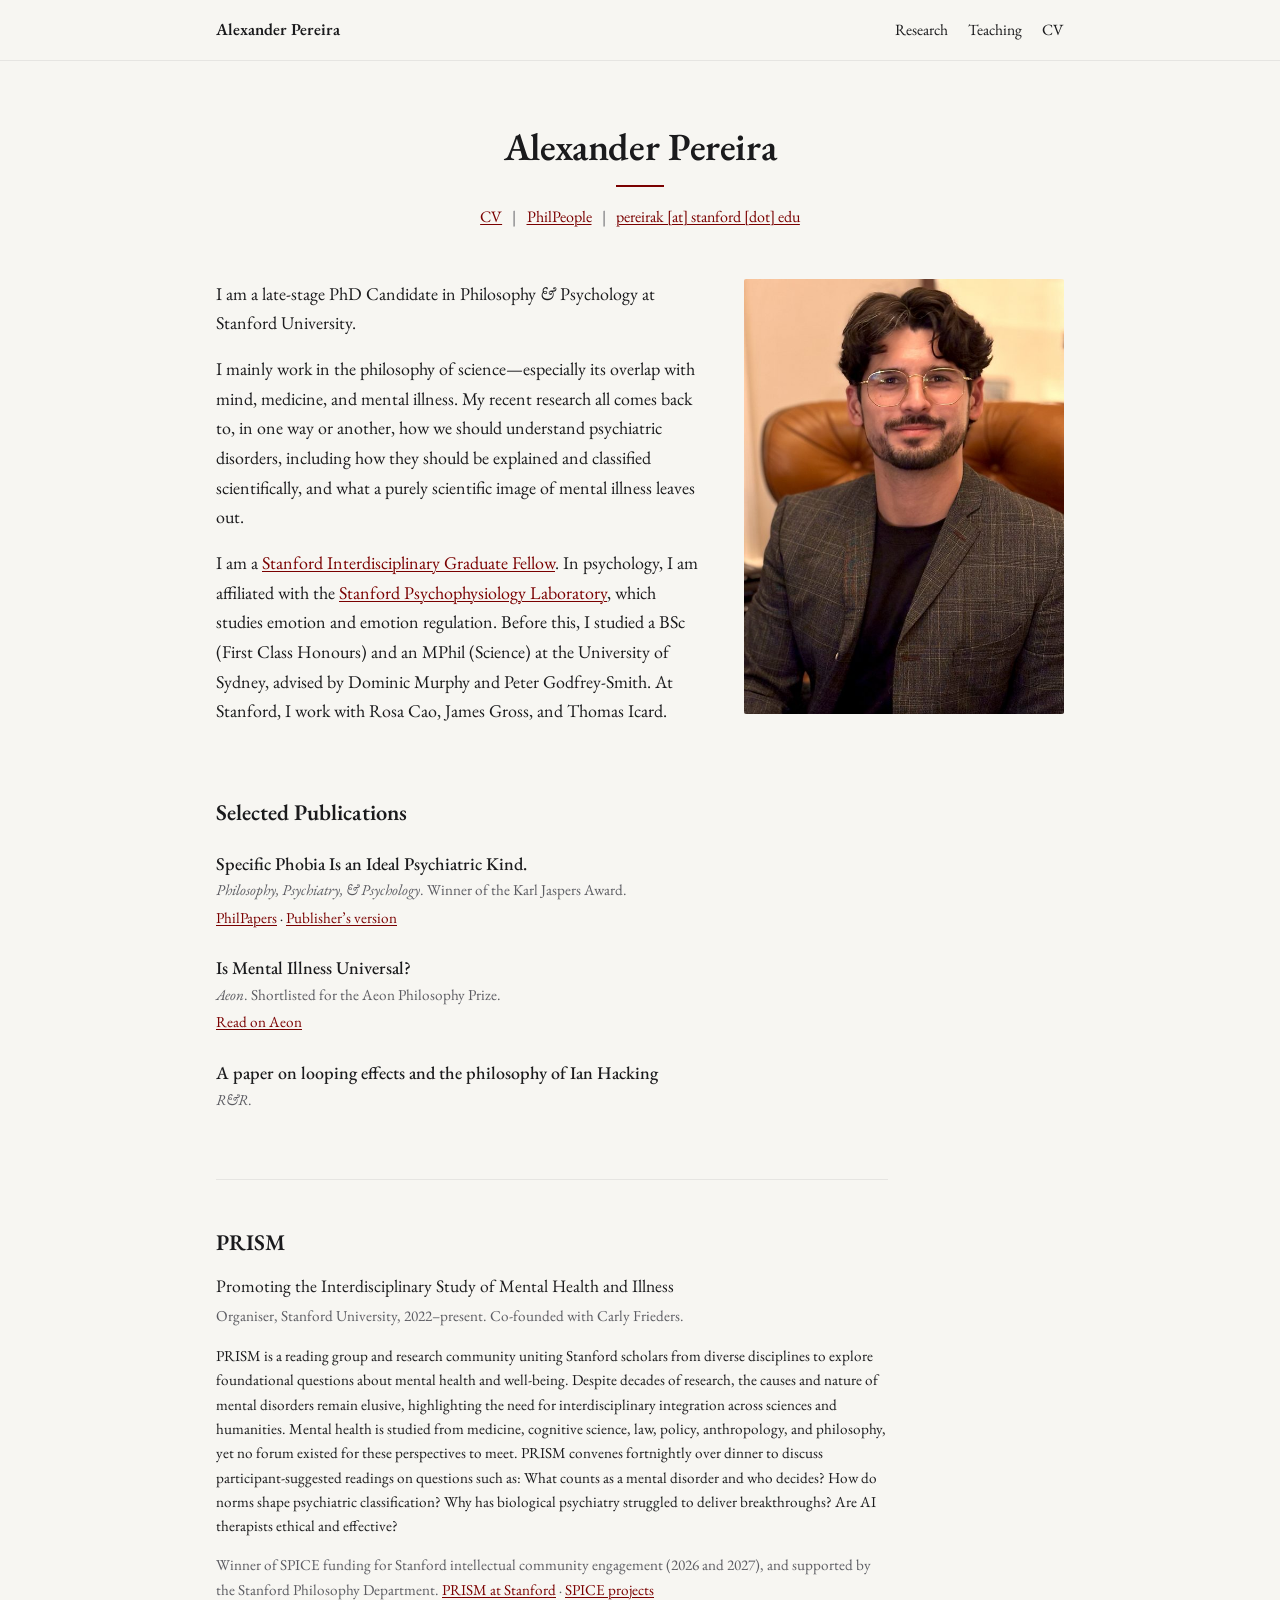
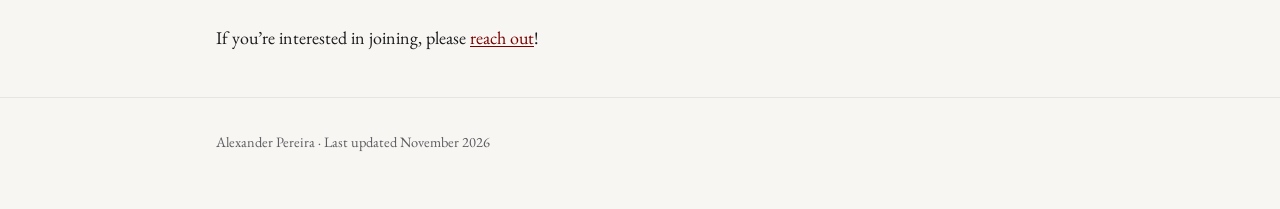
<file: index.html>
<!DOCTYPE html>
<html lang="en">
<head>
  <meta charset="utf-8">
  <meta name="viewport" content="width=device-width, initial-scale=1">
  <title>Alexander Pereira — Philosophy & Psychology, Stanford University</title>
  <link rel="stylesheet" href="style.css">
  <link rel="icon" href="favicon.svg" type="image/svg+xml">
  <link rel="icon" href="favicon-32.png" type="image/png" sizes="32x32">
  <link rel="apple-touch-icon" href="apple-touch-icon.png">
</head>

<body>

  <nav class="nav">
    <div class="wrap landing">
      <a class="nav__name" href="index.html">Alexander Pereira</a>
      <div class="nav__links">
        <a href="research.html">Research</a>
        <a href="teaching.html">Teaching</a>
        <a href="cv.html">CV</a>
      </div>
    </div>
  </nav>

  <main class="wrap landing">

    <header class="hero">
      <h1>Alexander Pereira</h1>
      <p class="hero-links">
        <a href="cv.html">CV</a>
        <span class="sep">|</span>
        <a href="https://philpeople.org/profiles/alexander-pereira">PhilPeople</a>
        <span class="sep">|</span>
        <a data-user="pereirak" data-domain="stanford.edu">pereirak [at] stanford [dot] edu</a>
      </p>
    </header>

    <div class="intro">
      <img class="headshot" src="images/headshot.jpg" alt="Alexander Pereira" width="600" height="817">
      <div class="intro-text">
        <!-- Introduction. Each paragraph sits between <p> and </p>. -->
        <p>
          I am a late-stage PhD Candidate in Philosophy <span class="amp">&amp;</span> Psychology at Stanford University.
        </p>
        <p>
          I mainly work in the philosophy of science—especially its overlap with mind,
          medicine, and mental illness. My recent research all comes back to, in one way
          or another, how we should understand psychiatric disorders, including how they
          should be explained and classified scientifically, and what a purely scientific
          image of mental illness leaves out.
        </p>
        <p>
          I am a <a href="https://vpge.stanford.edu/fellowships-funding/vpge-fellowships/sigf-stanford-interdisciplinary-graduate-fellowship">Stanford
          Interdisciplinary Graduate Fellow</a>. In psychology, I am affiliated with the
          <a href="https://spl.stanford.edu">Stanford Psychophysiology Laboratory</a>, which
          studies emotion and emotion regulation. Before this, I studied a BSc (First Class
          Honours) and an MPhil (Science) at the University of Sydney, advised by Dominic
          Murphy and Peter Godfrey-Smith. At Stanford, I work with Rosa Cao, James Gross,
          and Thomas Icard.
        </p>
      </div>
    </div>

    <section>
      <h2>Selected Publications</h2>

      <div class="entry">
        <div class="title">Specific Phobia Is an Ideal Psychiatric Kind.</div>
        <div class="meta"><em>Philosophy, Psychiatry, &amp; Psychology</em>. Winner of the Karl Jaspers Award.</div>
        <div class="links">
          <a href="https://philpapers.org/rec/PERSPI-3">PhilPapers</a> ·
          <a href="https://muse.jhu.edu/article/765601">Publisher’s version</a>
        </div>
      </div>

      <div class="entry">
        <div class="title">Is Mental Illness Universal?</div>
        <div class="meta"><em>Aeon</em>. Shortlisted for the Aeon Philosophy Prize.</div>
        <div class="links"><a href="https://aeon.co/essays/are-mental-illnesses-universal-or-are-they-culturally-specific">Read on Aeon</a></div>
      </div>

      <div class="entry">
        <div class="title plain">A paper on looping effects and the philosophy of Ian Hacking</div>
        <div class="meta"><em>R&amp;R</em>.</div>
      </div>
    </section>

    <section class="prism">
      <h2>PRISM</h2>
      <p class="prism-name">Promoting the Interdisciplinary Study of Mental Health and Illness</p>
      <p class="meta">Organiser, Stanford University, 2022–present. Co-founded with Carly Frieders.</p>

      <p class="prism-desc">
          PRISM is a reading group and research community uniting Stanford scholars from
          diverse disciplines to explore foundational questions about mental health and
          well-being. Despite decades of research, the causes and nature of mental disorders
          remain elusive, highlighting the need for interdisciplinary integration across
          sciences and humanities. Mental health is studied from medicine, cognitive science,
          law, policy, anthropology, and philosophy, yet no forum existed for these
          perspectives to meet. PRISM convenes fortnightly over dinner to discuss
          participant-suggested readings on questions such as: What counts as a mental
          disorder and who decides? How do norms shape psychiatric classification? Why has
          biological psychiatry struggled to deliver breakthroughs? Are AI therapists ethical
          and effective?
        </p>

      <p class="meta">
        Winner of SPICE funding for Stanford intellectual community engagement (2026 and 2027),
        and supported by the Stanford Philosophy Department.
        <a href="https://philosophy.stanford.edu/prism-reading-group">PRISM at Stanford</a> ·
        <a href="https://vpge.stanford.edu/fellowships-funding/student-projects-intellectual/2025-2026-spice-projects">SPICE projects</a>
      </p>

      <p class="prism-join">
        If you’re interested in joining, please
        <a data-user="pereirak" data-domain="stanford.edu">reach out</a>!
      </p>
    </section>

  </main>

  <footer>
    <div class="wrap landing">
      Alexander Pereira · Last updated November 2026
    </div>
  </footer>

  <script>
    /* Builds the email link when the page loads, so the plain address never appears in the page file */
    document.querySelectorAll('a[data-user]').forEach(function (a) {
      a.href = 'mailto:' + a.dataset.user + '@' + a.dataset.domain;
    });
  </script>

  <!-- Visitor statistics (GoatCounter): https://alexkpereira.goatcounter.com -->
  <script data-goatcounter="https://alexkpereira.goatcounter.com/count"
          async src="https://gc.zgo.at/count.js"></script>

</body>
</html>
</file>
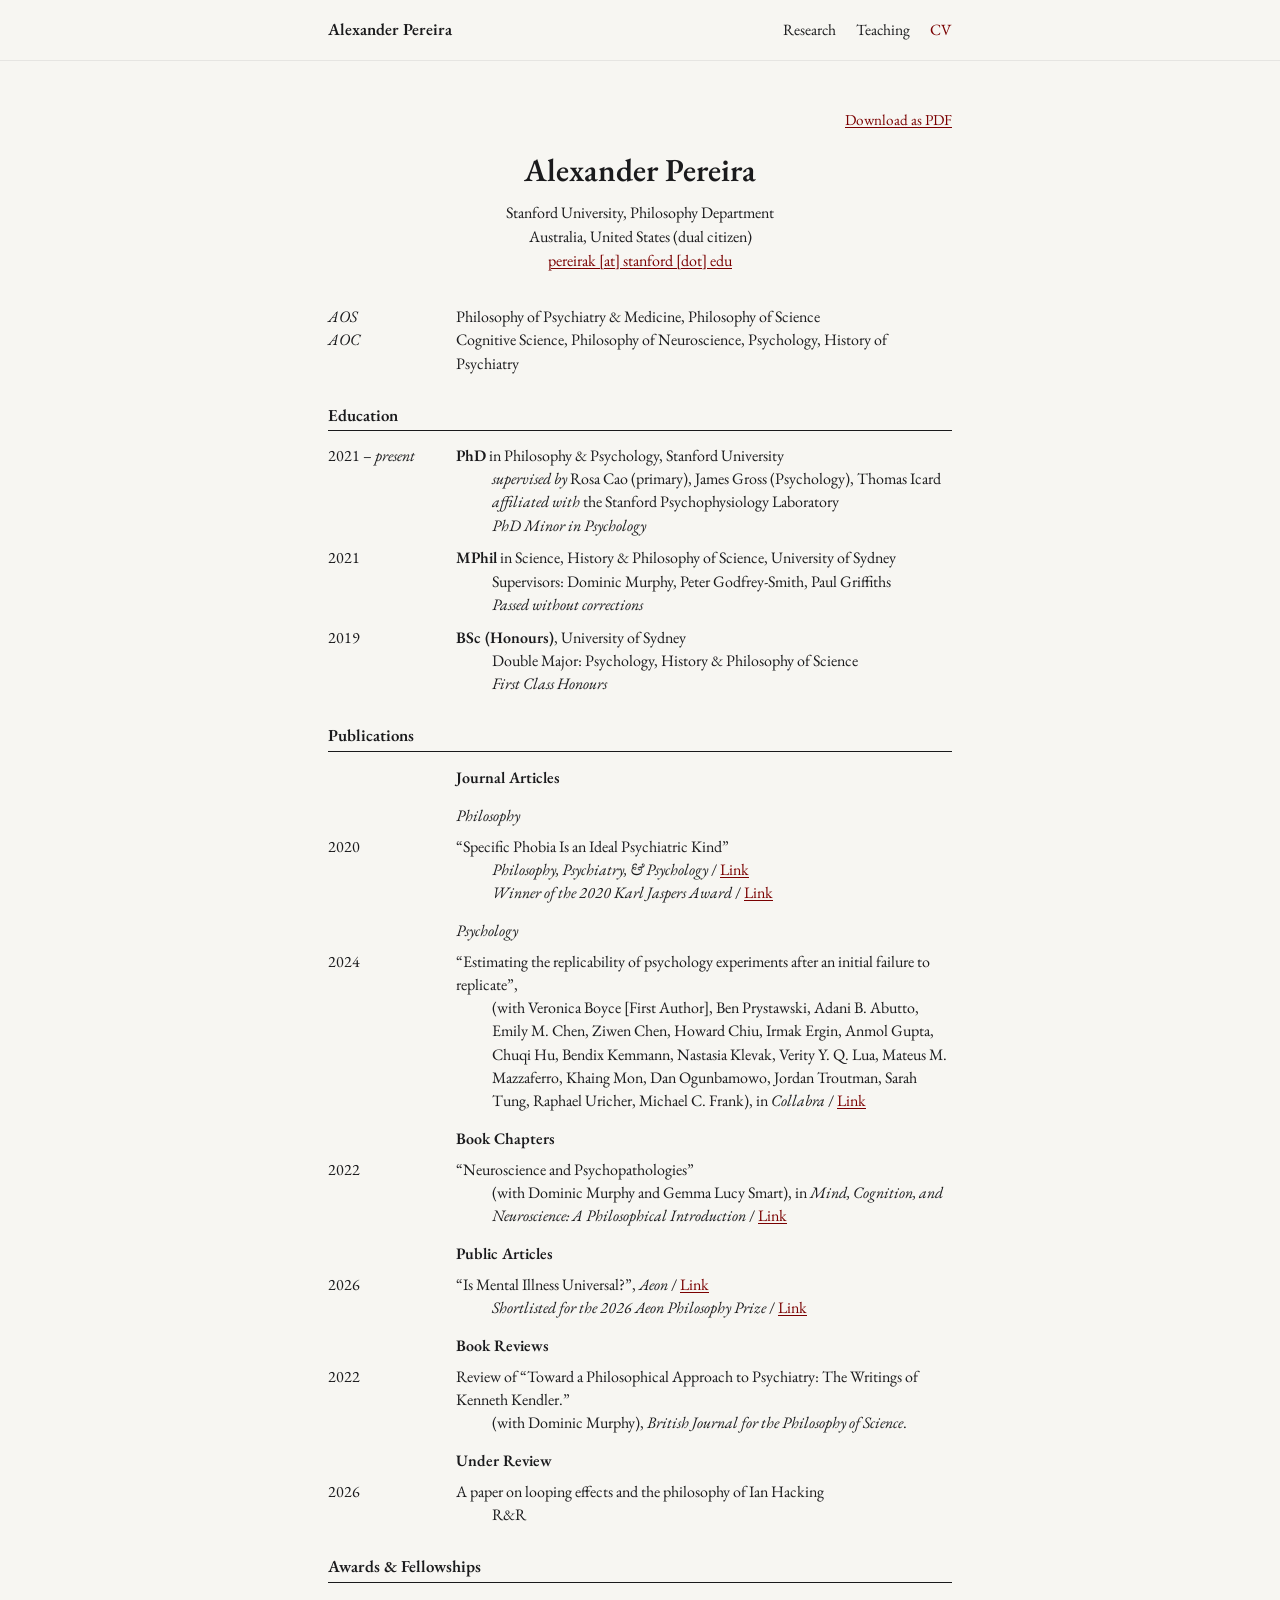
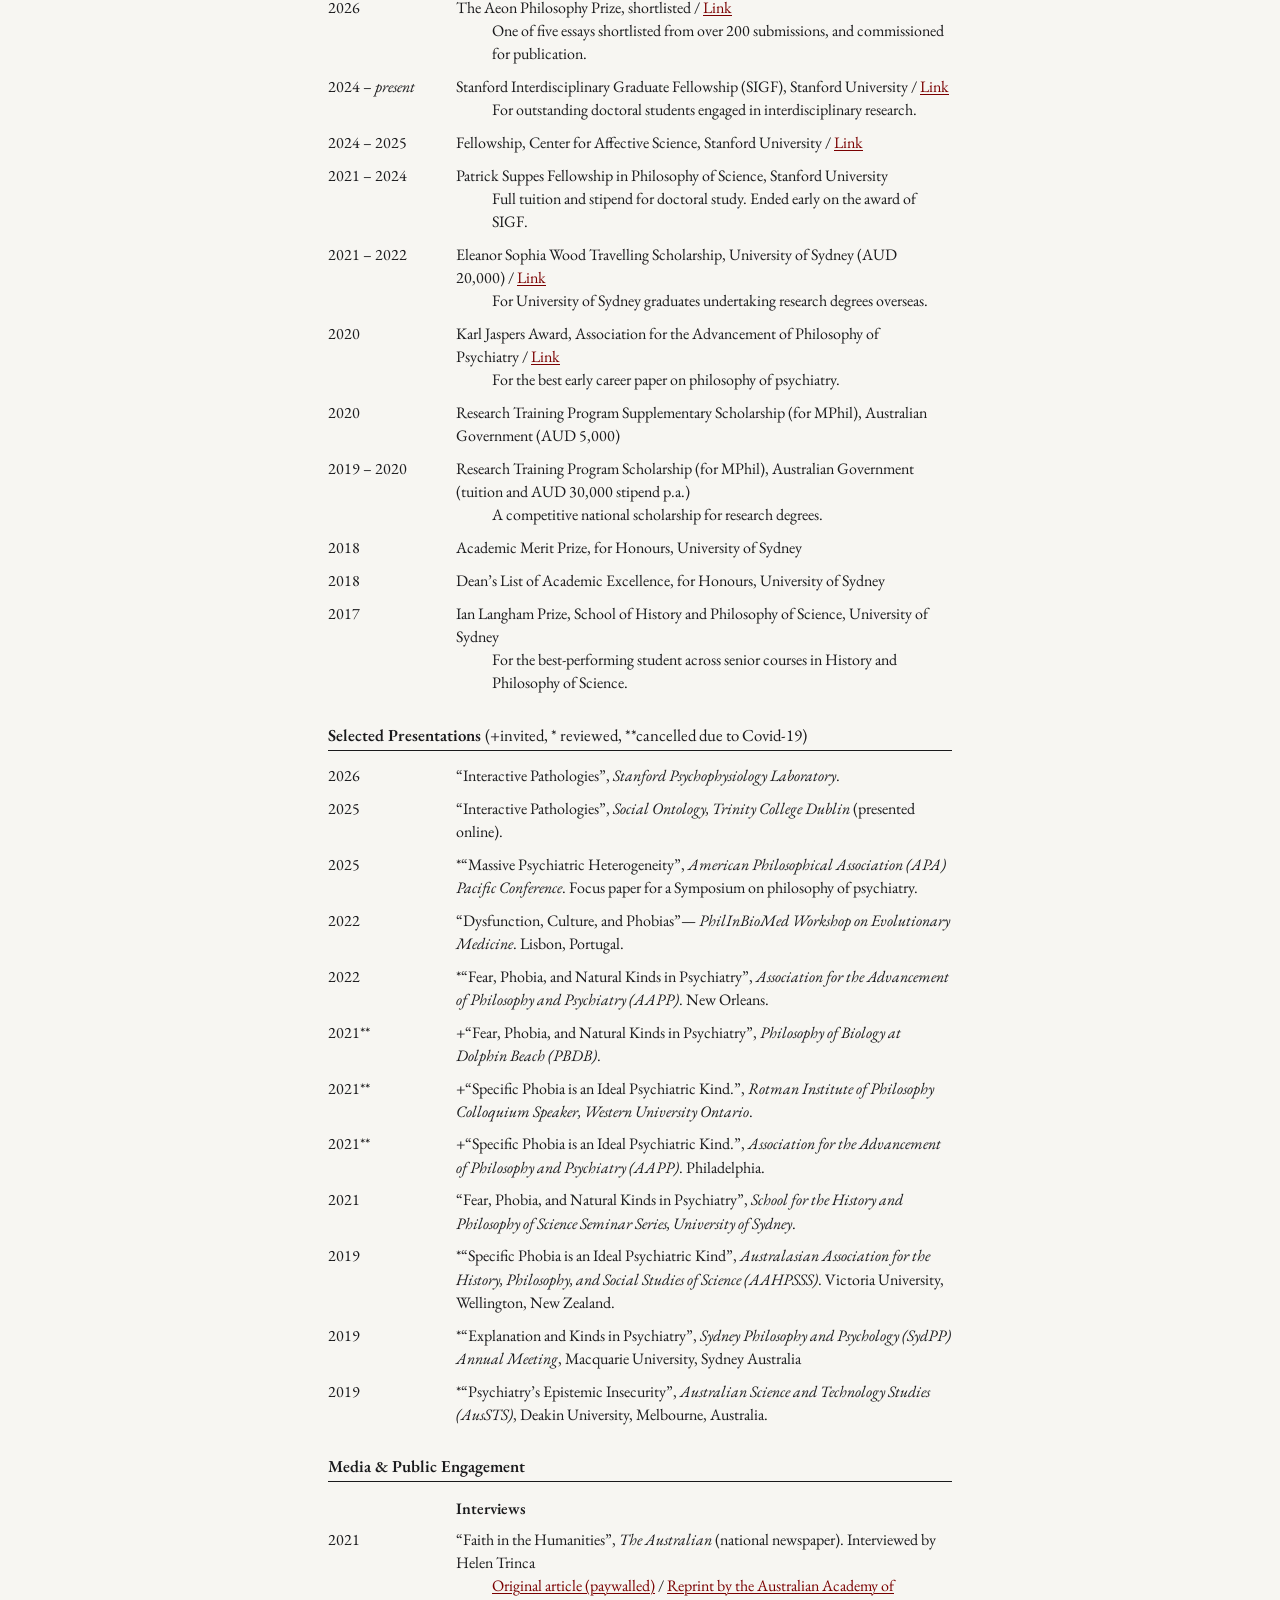
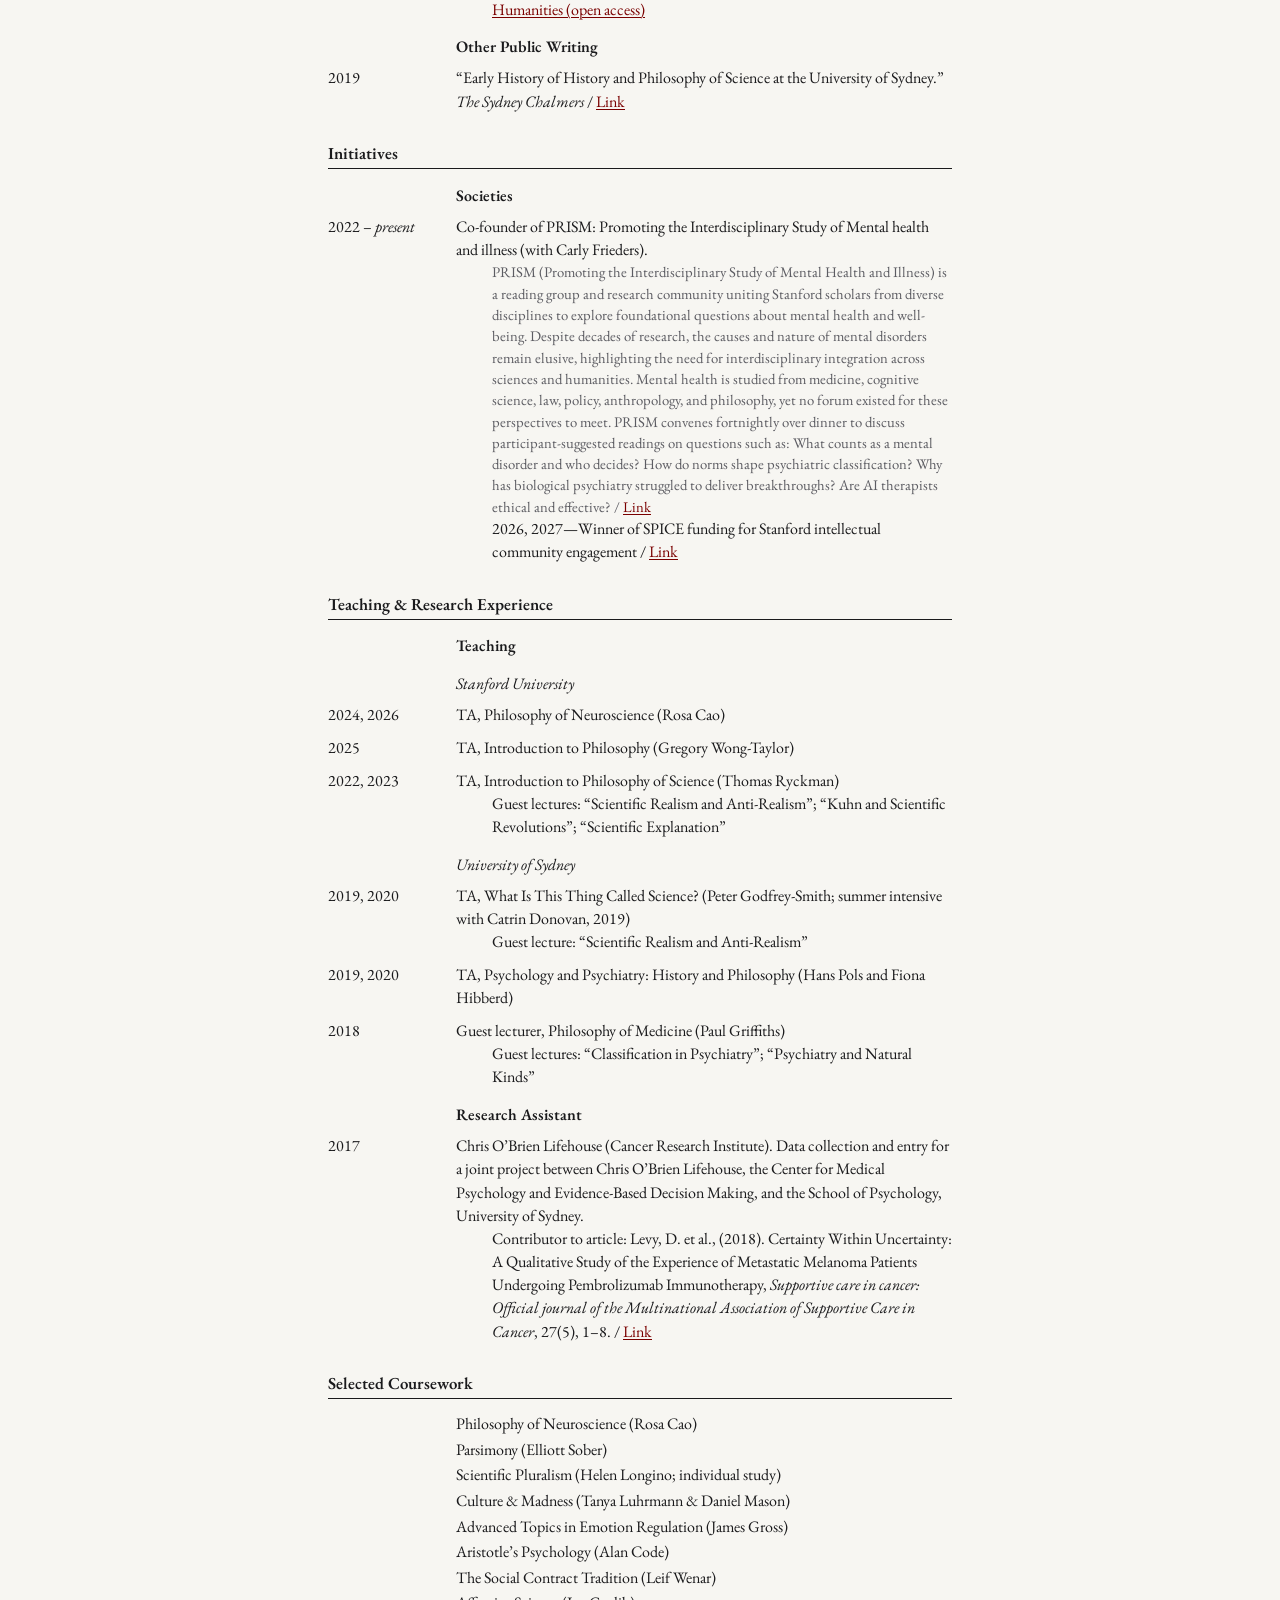
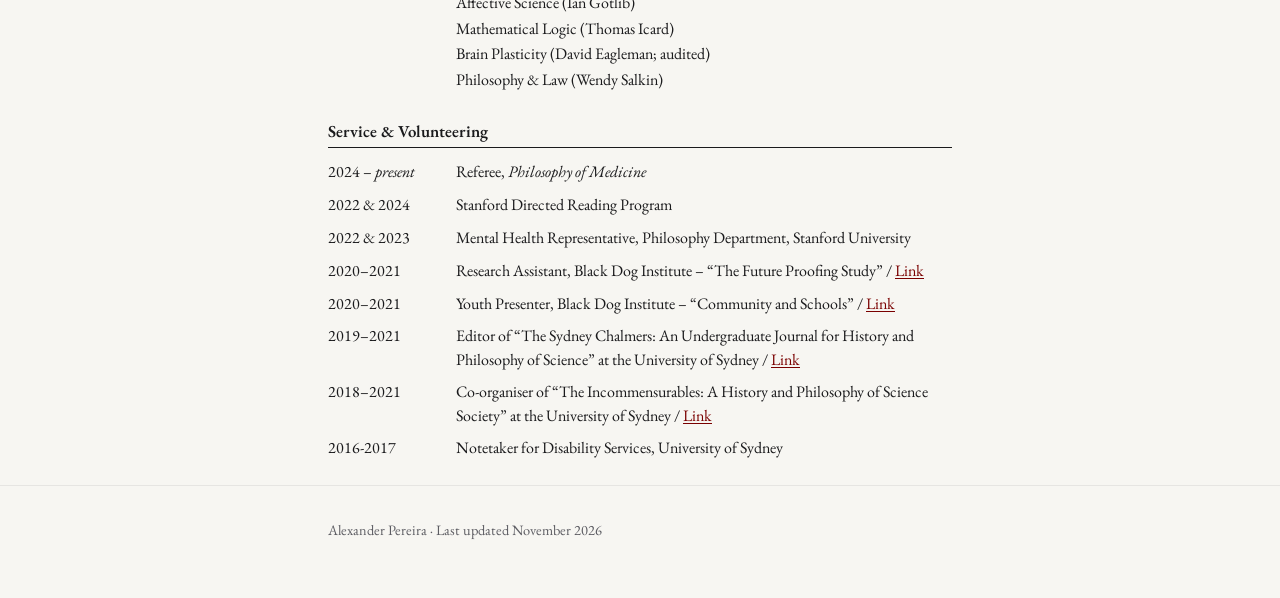
<file: cv.html>
<!DOCTYPE html>
<html lang="en">
<head>
  <meta charset="utf-8">
  <meta name="viewport" content="width=device-width, initial-scale=1">
  <title>CV — Alexander Pereira</title>
  <link rel="stylesheet" href="style.css">
  <link rel="icon" href="favicon.svg" type="image/svg+xml">
  <link rel="icon" href="favicon-32.png" type="image/png" sizes="32x32">
  <link rel="apple-touch-icon" href="apple-touch-icon.png">
</head>

<body>

  <nav class="nav">
    <div class="wrap">
      <a class="nav__name" href="index.html">Alexander Pereira</a>
      <div class="nav__links">
        <a href="research.html">Research</a>
        <a href="teaching.html">Teaching</a>
        <a href="cv.html" aria-current="page">CV</a>
      </div>
    </div>
  </nav>

  <main class="wrap cv-page">

    <div class="cv">
    <p class="cv-download screen-only"><a href="cv.pdf" data-goatcounter-click="cv-pdf-download" data-goatcounter-title="CV PDF download">Download as PDF</a></p>

    <header class="cv-head">
      <h1>Alexander Pereira</h1>
      <div>Stanford University, Philosophy Department</div>
      <div>Australia, United States (dual citizen)</div>
      <div class="screen-only"><a data-user="pereirak" data-domain="stanford.edu">pereirak [at] stanford [dot] edu</a></div>
      <div class="print-only"><a href="mailto:pereirak@stanford.edu">pereirak@stanford.edu</a></div>
    </header>

    <div class="cv-areas">
      <div class="row"><div class="d"><em>AOS</em></div><div class="c">Philosophy of Psychiatry &amp; Medicine, Philosophy of Science</div></div>
      <div class="row"><div class="d"><em>AOC</em></div><div class="c">Cognitive Science, Philosophy of Neuroscience, Psychology, History of Psychiatry</div></div>
    </div>

    <div class="cv-sec">
      <h2>Education</h2>
      <div class="row short">
        <div class="d">2021 – <em>present</em></div>
        <div class="c">
          <div><strong>PhD</strong> in Philosophy &amp; Psychology, Stanford University</div>
          <div class="more"><em>supervised by</em> Rosa Cao (primary), James Gross (Psychology), Thomas Icard</div>
          <div class="more"><em>affiliated with</em> the Stanford Psychophysiology Laboratory</div>
          <div class="more"><em>PhD Minor in Psychology</em></div>
        </div>
      </div>
      <div class="row short">
        <div class="d">2021</div>
        <div class="c">
          <div><strong>MPhil</strong> in Science, History &amp; Philosophy of Science, University of Sydney</div>
          <div class="more">Supervisors: Dominic Murphy, Peter Godfrey-Smith, Paul Griffiths</div>
          <div class="more"><em>Passed without corrections</em></div>
        </div>
      </div>
      <div class="row short">
        <div class="d">2019</div>
        <div class="c">
          <div><strong>BSc (Honours)</strong>, University of Sydney</div>
          <div class="more">Double Major: Psychology, History &amp; Philosophy of Science</div>
          <div class="more"><em>First Class Honours</em></div>
        </div>
      </div>
    </div>
    <div class="cv-sec">
      <h2>Publications</h2>
      <div class="keep">
      <div class="row sub"><div class="d"></div><div class="c"><h3>Journal Articles</h3></div></div>
      <div class="row sub"><div class="d"></div><div class="c"><h4>Philosophy</h4></div></div>
      <div class="row short">
        <div class="d">2020</div>
        <div class="c">
          <div>“Specific Phobia Is an Ideal Psychiatric Kind”</div>
          <div class="more"><em>Philosophy, Psychiatry, &amp; Psychology</em>&nbsp;/&nbsp;<a href="https://philpapers.org/rec/PERSPI-3">Link</a></div>
          <div class="more"><em>Winner of the 2020 Karl Jaspers Award</em>&nbsp;/&nbsp;<a href="https://aapp.press.jhu.edu/jaspers">Link</a></div>
        </div>
      </div>
      </div>
      <div class="keep">
      <div class="row sub"><div class="d"></div><div class="c"><h4>Psychology</h4></div></div>
      <div class="row">
        <div class="d">2024</div>
        <div class="c">
          <div>“Estimating the replicability of psychology experiments after an initial failure to replicate”,</div>
          <div class="more">(with Veronica Boyce [First Author], Ben Prystawski, Adani B. Abutto, Emily M. Chen, Ziwen Chen, Howard Chiu, Irmak Ergin, Anmol Gupta, Chuqi Hu, Bendix Kemmann, Nastasia Klevak, Verity Y. Q. Lua, Mateus M. Mazzaferro, Khaing Mon, Dan Ogunbamowo, Jordan Troutman, Sarah Tung, Raphael Uricher, Michael C. Frank), in <em>Collabra</em>&nbsp;/&nbsp;<a href="https://osf.io/preprints/psyarxiv/an3yb">Link</a></div>
        </div>
      </div>
      </div>
      <div class="keep">
      <div class="row sub"><div class="d"></div><div class="c"><h3>Book Chapters</h3></div></div>
      <div class="row short">
        <div class="d">2022</div>
        <div class="c">
          <div>“Neuroscience and Psychopathologies”</div>
          <div class="more">(with Dominic Murphy and Gemma Lucy Smart), in <em>Mind, Cognition, and Neuroscience: A Philosophical Introduction</em>&nbsp;/&nbsp;<a href="https://philpapers.org/rec/YOUMCA-3">Link</a></div>
        </div>
      </div>
      </div>
      <div class="keep">
      <div class="row sub"><div class="d"></div><div class="c"><h3>Public Articles</h3></div></div>
      <div class="row short">
        <div class="d">2026</div>
        <div class="c">
          <div>“Is Mental Illness Universal?”, <em>Aeon</em>&nbsp;/&nbsp;<a href="https://aeon.co/essays/are-mental-illnesses-universal-or-are-they-culturally-specific">Link</a></div>
          <div class="more"><em>Shortlisted for the 2026 Aeon Philosophy Prize</em>&nbsp;/&nbsp;<a href="https://www.instagram.com/p/DYE8NyWkofm/">Link</a></div>
        </div>
      </div>
      </div>
      <div class="keep">
      <div class="row sub"><div class="d"></div><div class="c"><h3>Book Reviews</h3></div></div>
      <div class="row short">
        <div class="d">2022</div>
        <div class="c">
          <div>Review of “Toward a Philosophical Approach to Psychiatry: The Writings of Kenneth Kendler.”</div>
          <div class="more">(with Dominic Murphy), <em>British Journal for the Philosophy of Science</em>.</div>
        </div>
      </div>
      </div>
      <div class="keep">
      <div class="row sub"><div class="d"></div><div class="c"><h3>Under Review</h3></div></div>
      <div class="row short">
        <div class="d">2026</div>
        <div class="c">
          <div>A paper on looping effects and the philosophy of Ian Hacking</div>
          <div class="more">R&amp;R</div>
        </div>
      </div>
      </div>
    </div>
    <div class="cv-sec">
      <h2>Awards &amp; Fellowships</h2>
      <div class="row short">
        <div class="d">2026</div>
        <div class="c">
          <div>The Aeon Philosophy Prize, shortlisted&nbsp;/&nbsp;<a href="https://www.instagram.com/p/DYE8NyWkofm/">Link</a></div>
          <div class="more">One of five essays shortlisted from over 200 submissions, and commissioned for publication.</div>
        </div>
      </div>
      <div class="row short">
        <div class="d">2024 – <em>present</em></div>
        <div class="c">
          <div>Stanford Interdisciplinary Graduate Fellowship (SIGF), Stanford University&nbsp;/&nbsp;<a href="https://vpge.stanford.edu/fellowships-funding/vpge-fellowships/sigf-stanford-interdisciplinary-graduate-fellowship">Link</a></div>
          <div class="more">For outstanding doctoral students engaged in interdisciplinary research.</div>
        </div>
      </div>
      <div class="row short">
        <div class="d">2024 – 2025</div>
        <div class="c">
          <div>Fellowship, Center for Affective Science, Stanford University&nbsp;/&nbsp;<a href="https://cas.stanford.edu/affective-science-graduate-student-fellowship">Link</a></div>
        </div>
      </div>
      <div class="row short">
        <div class="d">2021 – 2024</div>
        <div class="c">
          <div>Patrick Suppes Fellowship in Philosophy of Science, Stanford University</div>
          <div class="more">Full tuition and stipend for doctoral study. Ended early on the award of SIGF.</div>
        </div>
      </div>
      <div class="row short">
        <div class="d">2021 – 2022</div>
        <div class="c">
          <div>Eleanor Sophia Wood Travelling Scholarship, University of Sydney (AUD 20,000)&nbsp;/&nbsp;<a href="https://www.sydney.edu.au/scholarships/e/university-sydney-travelling-scholarships.html">Link</a></div>
          <div class="more">For University of Sydney graduates undertaking research degrees overseas.</div>
        </div>
      </div>
      <div class="row short">
        <div class="d">2020</div>
        <div class="c">
          <div>Karl Jaspers Award, Association for the Advancement of Philosophy of Psychiatry&nbsp;/&nbsp;<a href="https://aapp.press.jhu.edu/jaspers">Link</a></div>
          <div class="more">For the best early career paper on philosophy of psychiatry.</div>
        </div>
      </div>
      <div class="row short">
        <div class="d">2020</div>
        <div class="c">
          <div>Research Training Program Supplementary Scholarship (for MPhil), Australian Government (AUD 5,000)</div>
        </div>
      </div>
      <div class="row short">
        <div class="d">2019 – 2020</div>
        <div class="c">
          <div>Research Training Program Scholarship (for MPhil), Australian Government (tuition and AUD 30,000 stipend p.a.)</div>
          <div class="more">A competitive national scholarship for research degrees.</div>
        </div>
      </div>
      <div class="row short">
        <div class="d">2018</div>
        <div class="c">
          <div>Academic Merit Prize, for Honours, University of Sydney</div>
        </div>
      </div>
      <div class="row short">
        <div class="d">2018</div>
        <div class="c">
          <div>Dean’s List of Academic Excellence, for Honours, University of Sydney</div>
        </div>
      </div>
      <div class="row short">
        <div class="d">2017</div>
        <div class="c">
          <div>Ian Langham Prize, School of History and Philosophy of Science, University of Sydney</div>
          <div class="more">For the best-performing student across senior courses in History and Philosophy of Science.</div>
        </div>
      </div>
    </div>
    <div class="cv-sec">
      <h2>Selected Presentations <span class='key'>(+invited, * reviewed, **cancelled due to Covid-19)</span></h2>
      <div class="row short">
        <div class="d">2026</div>
        <div class="c">
          <div>“Interactive Pathologies”, <em>Stanford Psychophysiology Laboratory</em>.</div>
        </div>
      </div>
      <div class="row short">
        <div class="d">2025</div>
        <div class="c">
          <div>“Interactive Pathologies”, <em>Social Ontology, Trinity College Dublin</em> (presented online).</div>
        </div>
      </div>
      <div class="row short">
        <div class="d">2025</div>
        <div class="c">
          <div>*“Massive Psychiatric Heterogeneity”, <em>American Philosophical Association (APA) Pacific Conference</em>. Focus paper for a Symposium on philosophy of psychiatry.</div>
        </div>
      </div>
      <div class="row short">
        <div class="d">2022</div>
        <div class="c">
          <div>“Dysfunction, Culture, and Phobias”— <em>PhilInBioMed Workshop on Evolutionary Medicine</em>. Lisbon, Portugal.</div>
        </div>
      </div>
      <div class="row short">
        <div class="d">2022</div>
        <div class="c">
          <div>*“Fear, Phobia, and Natural Kinds in Psychiatry”, <em>Association for the Advancement of Philosophy and Psychiatry (AAPP)</em>. New Orleans.</div>
        </div>
      </div>
      <div class="row short">
        <div class="d">2021**</div>
        <div class="c">
          <div>+“Fear, Phobia, and Natural Kinds in Psychiatry”, <em>Philosophy of Biology at Dolphin Beach (PBDB)</em>.</div>
        </div>
      </div>
      <div class="row short">
        <div class="d">2021**</div>
        <div class="c">
          <div>+“Specific Phobia is an Ideal Psychiatric Kind.”, <em>Rotman Institute of Philosophy Colloquium Speaker, Western University Ontario</em>.</div>
        </div>
      </div>
      <div class="row short">
        <div class="d">2021**</div>
        <div class="c">
          <div>+“Specific Phobia is an Ideal Psychiatric Kind.”, <em>Association for the Advancement of Philosophy and Psychiatry (AAPP)</em>. Philadelphia.</div>
        </div>
      </div>
      <div class="row short">
        <div class="d">2021</div>
        <div class="c">
          <div>“Fear, Phobia, and Natural Kinds in Psychiatry”, <em>School for the History and Philosophy of Science Seminar Series, University of Sydney</em>.</div>
        </div>
      </div>
      <div class="row short">
        <div class="d">2019</div>
        <div class="c">
          <div>*“Specific Phobia is an Ideal Psychiatric Kind”, <em>Australasian Association for the History, Philosophy, and Social Studies of Science (AAHPSSS)</em>. Victoria University, Wellington, New Zealand.</div>
        </div>
      </div>
      <div class="row short">
        <div class="d">2019</div>
        <div class="c">
          <div>*“Explanation and Kinds in Psychiatry”, <em>Sydney Philosophy and Psychology (SydPP) Annual Meeting</em>, Macquarie University, Sydney Australia</div>
        </div>
      </div>
      <div class="row short">
        <div class="d">2019</div>
        <div class="c">
          <div>*“Psychiatry’s Epistemic Insecurity”, <em>Australian Science and Technology Studies (AusSTS)</em>, Deakin University, Melbourne, Australia.</div>
        </div>
      </div>
    </div>
    <div class="cv-sec">
      <h2>Media &amp; Public Engagement</h2>
      <div class="keep">
      <div class="row sub"><div class="d"></div><div class="c"><h3>Interviews</h3></div></div>
      <div class="row short">
        <div class="d">2021</div>
        <div class="c">
          <div>“Faith in the Humanities”, <em>The Australian</em> (national newspaper). Interviewed by Helen Trinca</div>
          <div class="more"><a href="https://www.theaustralian.com.au/life/why-engineers-should-study-humanities/news-story/9b703eb0d883cf200d09e0ad73d0e137">Original article (paywalled)</a>&nbsp;/&nbsp;<a href="https://www.humanities.org.au/2021/07/02/want-to-learn-science-at-stanford-study-philosophy-first/">Reprint by the Australian Academy of Humanities (open access)</a></div>
        </div>
      </div>
      </div>
      <div class="keep">
      <div class="row sub"><div class="d"></div><div class="c"><h3>Other Public Writing</h3></div></div>
      <div class="row short">
        <div class="d">2019</div>
        <div class="c">
          <div>“Early History of History and Philosophy of Science at the University of Sydney.” <em>The Sydney Chalmers</em>&nbsp;/&nbsp;<a href="https://issuu.com/theincommensurables/docs/thesydneychalmers_iss01_forissuu_01">Link</a></div>
        </div>
      </div>
      </div>
    </div>
    <div class="cv-sec">
      <h2>Initiatives</h2>
      <div class="keep split">
      <div class="row sub"><div class="d"></div><div class="c"><h3>Societies</h3></div></div>
      <div class="row">
        <div class="d">2022 – <em>present</em></div>
        <div class="c">
          <div>Co-founder of PRISM: Promoting the Interdisciplinary Study of Mental health and illness (with Carly Frieders).</div>
          <div class="more"><span class="note">PRISM (Promoting the Interdisciplinary Study of Mental Health and Illness) is a reading group and research community uniting Stanford scholars from diverse disciplines to explore foundational questions about mental health and well-being. Despite decades of research, the causes and nature of mental disorders remain elusive, highlighting the need for interdisciplinary integration across sciences and humanities. Mental health is studied from medicine, cognitive science, law, policy, anthropology, and philosophy, yet no forum existed for these perspectives to meet. PRISM convenes fortnightly over dinner to discuss participant-suggested readings on questions such as: What counts as a mental disorder and who decides? How do norms shape psychiatric classification? Why has biological psychiatry struggled to deliver breakthroughs? Are AI therapists ethical and effective?&nbsp;/&nbsp;<a href="https://philosophy.stanford.edu/prism-reading-group">Link</a></span></div>
          <div class="more">2026, 2027—Winner of SPICE funding for Stanford intellectual community engagement&nbsp;/&nbsp;<a href="https://vpge.stanford.edu/fellowships-funding/student-projects-intellectual/2025-2026-spice-projects">Link</a></div>
        </div>
      </div>
      </div>
    </div>
    <div class="cv-sec">
      <h2>Teaching &amp; Research Experience</h2>
      <div class="keep">
      <div class="row sub"><div class="d"></div><div class="c"><h3>Teaching</h3></div></div>
      <div class="row sub"><div class="d"></div><div class="c"><h4>Stanford University</h4></div></div>
      <div class="row short">
        <div class="d">2024, 2026</div>
        <div class="c">
          <div>TA, Philosophy of Neuroscience (Rosa Cao)</div>
        </div>
      </div>
      </div>
      <div class="row short">
        <div class="d">2025</div>
        <div class="c">
          <div>TA, Introduction to Philosophy (Gregory Wong-Taylor)</div>
        </div>
      </div>
      <div class="row short">
        <div class="d">2022, 2023</div>
        <div class="c">
          <div>TA, Introduction to Philosophy of Science (Thomas Ryckman)</div>
          <div class="more">Guest lectures: “Scientific Realism and Anti-Realism”; “Kuhn and Scientific Revolutions”; “Scientific Explanation”</div>
        </div>
      </div>
      <div class="keep">
      <div class="row sub"><div class="d"></div><div class="c"><h4>University of Sydney</h4></div></div>
      <div class="row short">
        <div class="d">2019, 2020</div>
        <div class="c">
          <div>TA, What Is This Thing Called Science? (Peter Godfrey-Smith; summer intensive with Catrin Donovan, 2019)</div>
          <div class="more">Guest lecture: “Scientific Realism and Anti-Realism”</div>
        </div>
      </div>
      </div>
      <div class="row short">
        <div class="d">2019, 2020</div>
        <div class="c">
          <div>TA, Psychology and Psychiatry: History and Philosophy (Hans Pols and Fiona Hibberd)</div>
        </div>
      </div>
      <div class="row short">
        <div class="d">2018</div>
        <div class="c">
          <div>Guest lecturer, Philosophy of Medicine (Paul Griffiths)</div>
          <div class="more">Guest lectures: “Classification in Psychiatry”; “Psychiatry and Natural Kinds”</div>
        </div>
      </div>
      <div class="keep split">
      <div class="row sub"><div class="d"></div><div class="c"><h3>Research Assistant</h3></div></div>
      <div class="row">
        <div class="d">2017</div>
        <div class="c">
          <div>Chris O’Brien Lifehouse (Cancer Research Institute). Data collection and entry for a joint project between Chris O’Brien Lifehouse, the Center for Medical Psychology and Evidence-Based Decision Making, and the School of Psychology, University of Sydney.</div>
          <div class="more">Contributor to article: Levy, D. et al., (2018). Certainty Within Uncertainty: A Qualitative Study of the Experience of Metastatic Melanoma Patients Undergoing Pembrolizumab Immunotherapy, <em>Supportive care in cancer: Official journal of the Multinational Association of Supportive Care in Cancer</em>, 27(5), 1–8.&nbsp;/&nbsp;<a href="https://pubmed.ncbi.nlm.nih.gov/30178142/">Link</a></div>
        </div>
      </div>
      </div>
    </div>
    <div class="cv-sec">
      <h2>Selected Coursework</h2>
      <div class="row tight">
        <div class="d"></div>
        <div class="c">
          <div>Philosophy of Neuroscience (Rosa Cao)</div>
        </div>
      </div>
      <div class="row tight">
        <div class="d"></div>
        <div class="c">
          <div>Parsimony (Elliott Sober)</div>
        </div>
      </div>
      <div class="row tight">
        <div class="d"></div>
        <div class="c">
          <div>Scientific Pluralism (Helen Longino; individual study)</div>
        </div>
      </div>
      <div class="row tight">
        <div class="d"></div>
        <div class="c">
          <div>Culture &amp; Madness (Tanya Luhrmann &amp; Daniel Mason)</div>
        </div>
      </div>
      <div class="row tight">
        <div class="d"></div>
        <div class="c">
          <div>Advanced Topics in Emotion Regulation (James Gross)</div>
        </div>
      </div>
      <div class="row tight">
        <div class="d"></div>
        <div class="c">
          <div>Aristotle’s Psychology (Alan Code)</div>
        </div>
      </div>
      <div class="row tight">
        <div class="d"></div>
        <div class="c">
          <div>The Social Contract Tradition (Leif Wenar)</div>
        </div>
      </div>
      <div class="row tight">
        <div class="d"></div>
        <div class="c">
          <div>Affective Science (Ian Gotlib)</div>
        </div>
      </div>
      <div class="row tight">
        <div class="d"></div>
        <div class="c">
          <div>Mathematical Logic (Thomas Icard)</div>
        </div>
      </div>
      <div class="row tight">
        <div class="d"></div>
        <div class="c">
          <div>Brain Plasticity (David Eagleman; audited)</div>
        </div>
      </div>
      <div class="row tight">
        <div class="d"></div>
        <div class="c">
          <div>Philosophy &amp; Law (Wendy Salkin)</div>
        </div>
      </div>
    </div>
    <div class="cv-sec">
      <h2>Service &amp; Volunteering</h2>
      <div class="row short">
        <div class="d">2024 – <em>present</em></div>
        <div class="c">
          <div>Referee, <em>Philosophy of Medicine</em></div>
        </div>
      </div>
      <div class="row short">
        <div class="d">2022 &amp; 2024</div>
        <div class="c">
          <div>Stanford Directed Reading Program</div>
        </div>
      </div>
      <div class="row short">
        <div class="d">2022 &amp; 2023</div>
        <div class="c">
          <div>Mental Health Representative, Philosophy Department, Stanford University</div>
        </div>
      </div>
      <div class="row short">
        <div class="d">2020–2021</div>
        <div class="c">
          <div>Research Assistant, Black Dog Institute – “The Future Proofing Study”&nbsp;/&nbsp;<a href="https://www.blackdoginstitute.org.au/research-centres/future-proofing/">Link</a></div>
        </div>
      </div>
      <div class="row short">
        <div class="d">2020–2021</div>
        <div class="c">
          <div>Youth Presenter, Black Dog Institute – “Community and Schools”&nbsp;/&nbsp;<a href="https://www.blackdoginstitute.org.au/education-services/schools/school-presentations/mental-fitness/">Link</a></div>
        </div>
      </div>
      <div class="row short">
        <div class="d">2019–2021</div>
        <div class="c">
          <div>Editor of “The Sydney Chalmers: An Undergraduate Journal for History and Philosophy of Science” at the University of Sydney&nbsp;/&nbsp;<a href="https://issuu.com/theincommensurables/docs/thesydneychalmers_iss01_forissuu_01">Link</a></div>
        </div>
      </div>
      <div class="row short">
        <div class="d">2018–2021</div>
        <div class="c">
          <div>Co-organiser of “The Incommensurables: A History and Philosophy of Science Society” at the University of Sydney&nbsp;/&nbsp;<a href="https://www.facebook.com/theincommensurablesusyd/">Link</a></div>
        </div>
      </div>
      <div class="row short">
        <div class="d">2016-2017</div>
        <div class="c">
          <div>Notetaker for Disability Services, University of Sydney</div>
        </div>
      </div>
    </div>
    </div>

  </main>

  <footer>
    <div class="wrap">
      Alexander Pereira · Last updated November 2026
    </div>
  </footer>

  <script>
    /* Builds the email link when the page loads, so the plain address never appears in the page file */
    document.querySelectorAll('a[data-user]').forEach(function (a) {
      a.href = 'mailto:' + a.dataset.user + '@' + a.dataset.domain;
    });
  </script>

  <!-- Visitor statistics (GoatCounter): https://alexkpereira.goatcounter.com -->
  <script data-goatcounter="https://alexkpereira.goatcounter.com/count"
          async src="https://gc.zgo.at/count.js"></script>

</body>
</html>
</file>
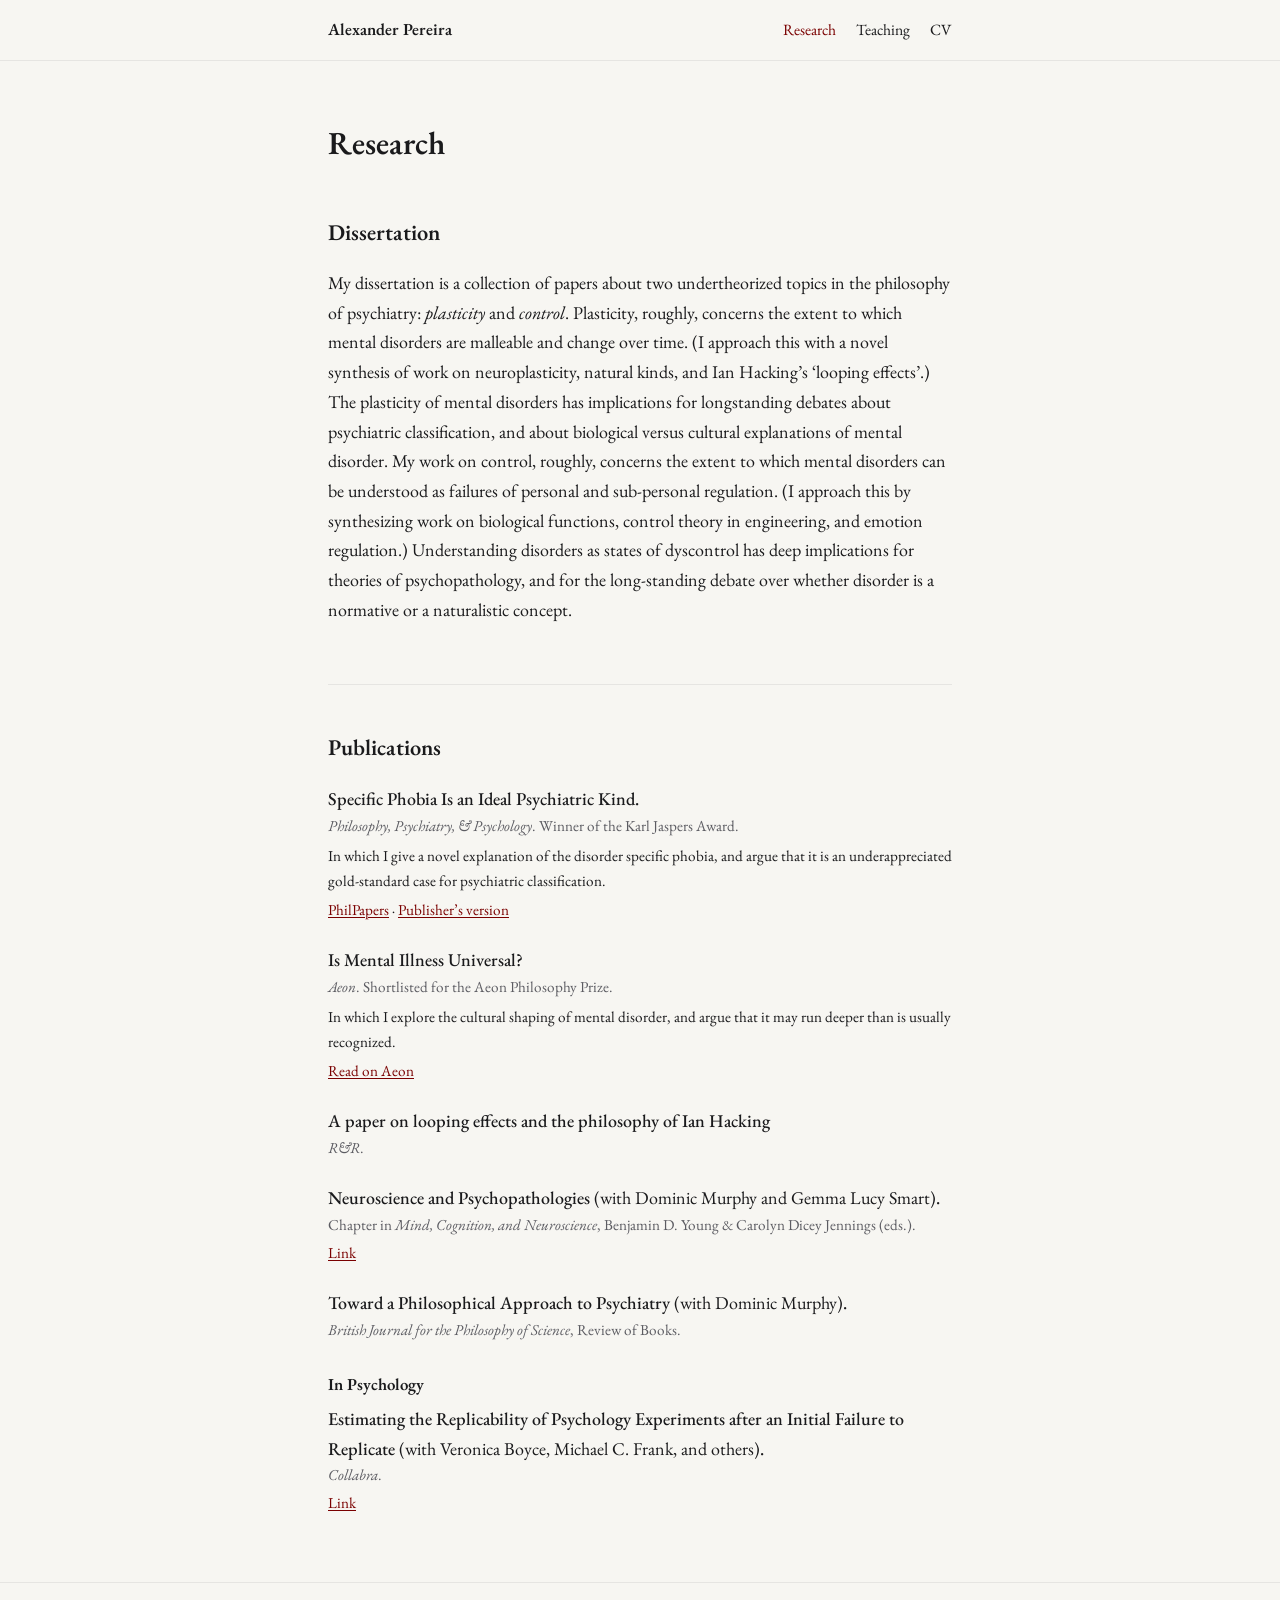
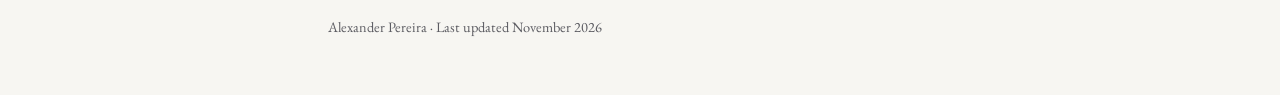
<file: research.html>
<!DOCTYPE html>
<html lang="en">
<head>
  <meta charset="utf-8">
  <meta name="viewport" content="width=device-width, initial-scale=1">
  <title>Research — Alexander Pereira</title>
  <link rel="stylesheet" href="style.css">
  <link rel="icon" href="favicon.svg" type="image/svg+xml">
  <link rel="icon" href="favicon-32.png" type="image/png" sizes="32x32">
  <link rel="apple-touch-icon" href="apple-touch-icon.png">
</head>

<body>

  <nav class="nav">
    <div class="wrap">
      <a class="nav__name" href="index.html">Alexander Pereira</a>
      <div class="nav__links">
        <a href="research.html" aria-current="page">Research</a>
        <a href="teaching.html">Teaching</a>
        <a href="cv.html">CV</a>
      </div>
    </div>
  </nav>

  <main class="wrap">

    <header class="page-head">
      <h1>Research</h1>
    </header>

    <section>
      <h2>Dissertation</h2>
      <p>
        My dissertation is a collection of papers about two undertheorized topics in the
        philosophy of psychiatry: <em>plasticity</em> and <em>control</em>. Plasticity, roughly, concerns the
        extent to which mental disorders are malleable and change over time. (I approach
        this with a novel synthesis of work on neuroplasticity, natural kinds, and Ian
        Hacking’s ‘looping effects’.) The plasticity of mental disorders has implications
        for longstanding debates about psychiatric classification, and about biological
        versus cultural explanations of mental disorder. My work on control, roughly,
        concerns the extent to which mental disorders can be understood as failures of
        personal and sub-personal regulation. (I approach this by synthesizing work on
        biological functions, control theory in engineering, and emotion regulation.)
        Understanding disorders as states of dyscontrol has deep implications for theories
        of psychopathology, and for the long-standing debate over whether disorder is a
        normative or a naturalistic concept.
      </p>
    </section>

    <section>
      <h2>Publications</h2>

      <div class="entry">
        <div class="title">Specific Phobia Is an Ideal Psychiatric Kind.</div>
        <div class="meta"><em>Philosophy, Psychiatry, &amp; Psychology</em>. Winner of the Karl Jaspers Award.</div>
        <p class="summary">
          In which I give a novel explanation of the disorder specific phobia, and argue that it
          is an underappreciated gold-standard case for psychiatric classification.
        </p>
        <div class="links">
          <a href="https://philpapers.org/rec/PERSPI-3">PhilPapers</a> ·
          <a href="https://muse.jhu.edu/article/765601">Publisher’s version</a>
        </div>
      </div>

      <div class="entry">
        <div class="title">Is Mental Illness Universal?</div>
        <div class="meta"><em>Aeon</em>. Shortlisted for the Aeon Philosophy Prize.</div>
        <p class="summary">
          In which I explore the cultural shaping of mental disorder, and argue that it may run
          deeper than is usually recognized.
        </p>
        <div class="links"><a href="https://aeon.co/essays/are-mental-illnesses-universal-or-are-they-culturally-specific">Read on Aeon</a></div>
      </div>

      <div class="entry" id="looping">
        <div class="title plain">A paper on looping effects and the philosophy of Ian Hacking</div>
        <div class="meta"><em>R&amp;R</em>.</div>
      </div>

      <div class="entry">
        <div class="title">Neuroscience and Psychopathologies <span class="with">(with Dominic Murphy and Gemma Lucy Smart)</span>.</div>
        <div class="meta">Chapter in <em>Mind, Cognition, and Neuroscience</em>, Benjamin D. Young &amp; Carolyn Dicey Jennings (eds.).</div>
        <div class="links"><a href="https://philpapers.org/rec/MURNAP-2">Link</a></div>
      </div>

      <div class="entry">
        <div class="title">Toward a Philosophical Approach to Psychiatry <span class="with">(with Dominic Murphy)</span>.</div>
        <div class="meta"><em>British Journal for the Philosophy of Science</em>, Review of Books.</div>
      </div>

      <h3>In Psychology</h3>

      <div class="entry">
        <div class="title">Estimating the Replicability of Psychology Experiments after an Initial Failure to Replicate <span class="with">(with Veronica Boyce, Michael C. Frank, and others)</span>.</div>
        <div class="meta"><em>Collabra</em>.</div>
        <div class="links"><a href="https://osf.io/preprints/psyarxiv/an3yb">Link</a></div>
      </div>
    </section>

  </main>

  <footer>
    <div class="wrap">
      Alexander Pereira · Last updated November 2026
    </div>
  </footer>

  <!-- Visitor statistics (GoatCounter): https://alexkpereira.goatcounter.com -->
  <script data-goatcounter="https://alexkpereira.goatcounter.com/count"
          async src="https://gc.zgo.at/count.js"></script>

</body>
</html>
</file>
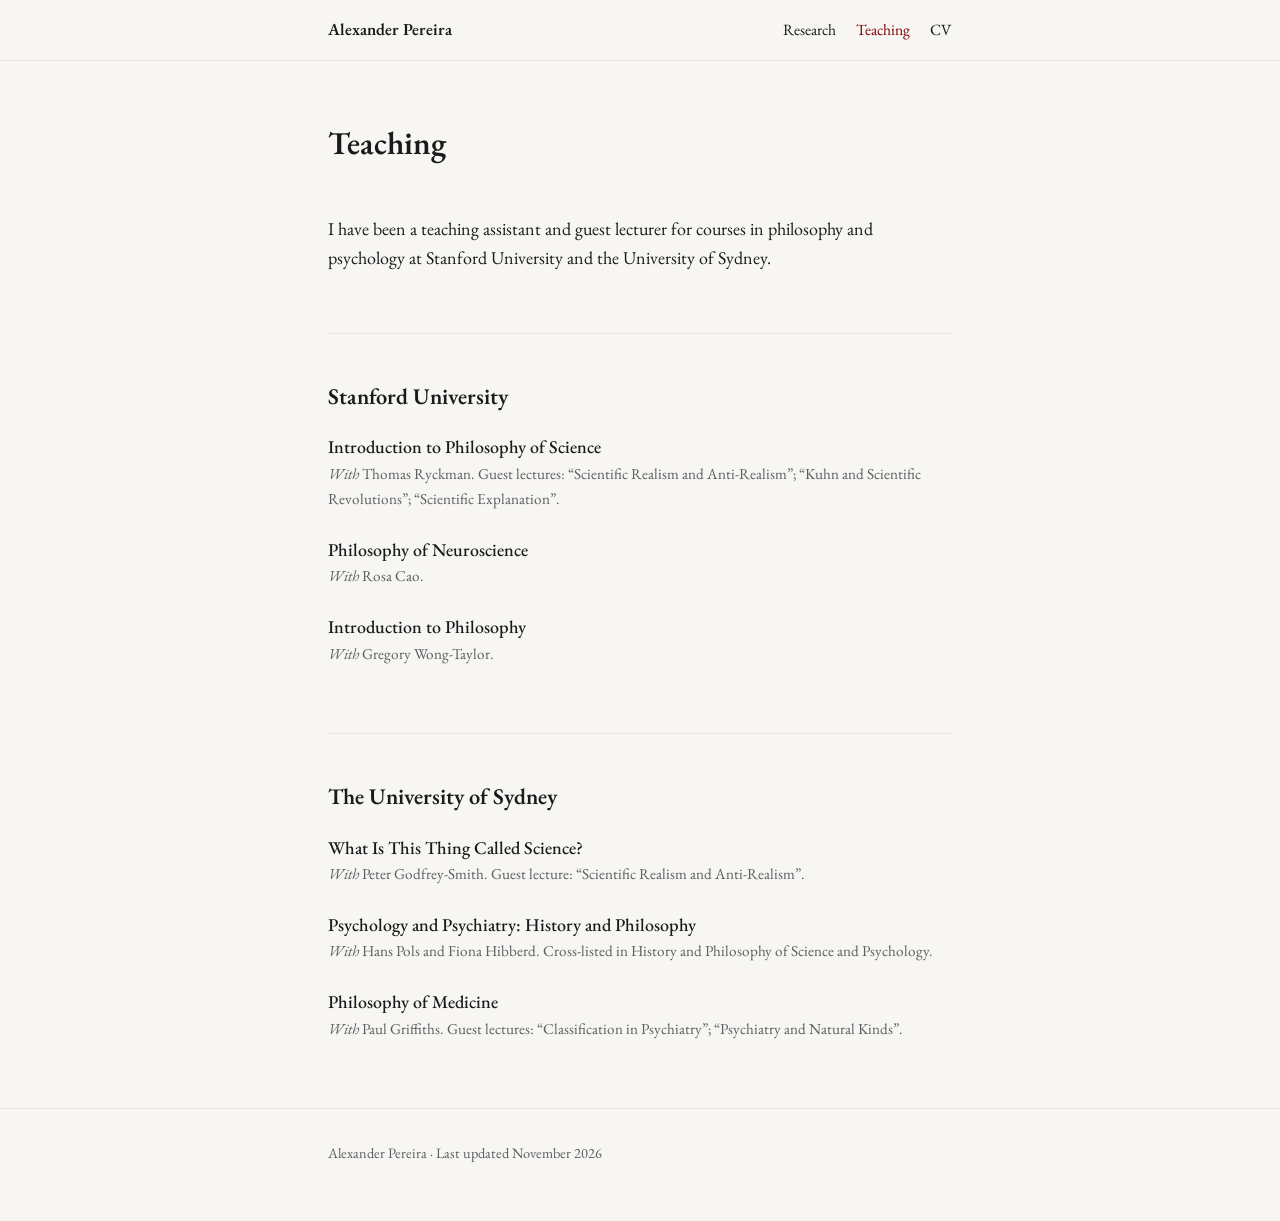
<file: teaching.html>
<!DOCTYPE html>
<html lang="en">
<head>
  <meta charset="utf-8">
  <meta name="viewport" content="width=device-width, initial-scale=1">
  <title>Teaching — Alexander Pereira</title>
  <link rel="stylesheet" href="style.css">
  <link rel="icon" href="favicon.svg" type="image/svg+xml">
  <link rel="icon" href="favicon-32.png" type="image/png" sizes="32x32">
  <link rel="apple-touch-icon" href="apple-touch-icon.png">
</head>

<body>

  <nav class="nav">
    <div class="wrap">
      <a class="nav__name" href="index.html">Alexander Pereira</a>
      <div class="nav__links">
        <a href="research.html">Research</a>
        <a href="teaching.html" aria-current="page">Teaching</a>
        <a href="cv.html">CV</a>
      </div>
    </div>
  </nav>

  <main class="wrap">

    <header class="page-head">
      <h1>Teaching</h1>
    </header>

    <section>
      <p>
        I have been a teaching assistant and guest lecturer for courses in philosophy and
        psychology at Stanford University and the University of Sydney.
      </p>
    </section>

    <section>
      <h2>Stanford University</h2>

      <div class="entry">
        <div class="title plain">Introduction to Philosophy of Science</div>
        <div class="meta"><em>With</em> Thomas Ryckman. Guest lectures: “Scientific Realism and Anti-Realism”; “Kuhn and Scientific Revolutions”; “Scientific Explanation”.</div>
      </div>

      <div class="entry">
        <div class="title plain">Philosophy of Neuroscience</div>
        <div class="meta"><em>With</em> Rosa Cao.</div>
      </div>

      <div class="entry">
        <div class="title plain">Introduction to Philosophy</div>
        <div class="meta"><em>With</em> Gregory Wong-Taylor.</div>
      </div>
    </section>

    <section>
      <h2>The University of Sydney</h2>

      <div class="entry">
        <div class="title plain">What Is This Thing Called Science?</div>
        <div class="meta"><em>With</em> Peter Godfrey-Smith. Guest lecture: “Scientific Realism and Anti-Realism”.</div>
      </div>

      <div class="entry">
        <div class="title plain">Psychology and Psychiatry: History and Philosophy</div>
        <div class="meta"><em>With</em> Hans Pols and Fiona Hibberd. Cross-listed in History and Philosophy of Science and Psychology.</div>
      </div>

      <div class="entry">
        <div class="title plain">Philosophy of Medicine</div>
        <div class="meta"><em>With</em> Paul Griffiths. Guest lectures: “Classification in Psychiatry”; “Psychiatry and Natural Kinds”.</div>
      </div>
    </section>

  </main>

  <footer>
    <div class="wrap">
      Alexander Pereira · Last updated November 2026
    </div>
  </footer>

  <!-- Visitor statistics (GoatCounter): https://alexkpereira.goatcounter.com -->
  <script data-goatcounter="https://alexkpereira.goatcounter.com/count"
          async src="https://gc.zgo.at/count.js"></script>

</body>
</html>
</file>
<file: style.css>
/* ============================================================
   FONT FILES — EB Garamond, served from the site's own fonts folder
   ============================================================ */
@font-face { font-family: "EB Garamond"; src: url("fonts/eb-garamond-regular.woff2") format("woff2");
             font-weight: 400; font-style: normal; font-display: swap; }
@font-face { font-family: "EB Garamond"; src: url("fonts/eb-garamond-italic.woff2") format("woff2");
             font-weight: 400; font-style: italic; font-display: swap; }
@font-face { font-family: "EB Garamond"; src: url("fonts/eb-garamond-medium.woff2") format("woff2");
             font-weight: 500; font-style: normal; font-display: swap; }
@font-face { font-family: "EB Garamond"; src: url("fonts/eb-garamond-semibold.woff2") format("woff2");
             font-weight: 600 700; font-style: normal; font-display: swap; }
@font-face { font-family: "EB Garamond"; src: url("fonts/eb-garamond-semibolditalic.woff2") format("woff2");
             font-weight: 600 700; font-style: italic; font-display: swap; }

/* ============================================================
   DESIGN TOKENS — the values you'll most often want to change.
   Edit these and every page on the site updates.
   ============================================================ */
:root {
  /* Colours */
  --paper:   #f7f6f2;   /* page background: warm off-white */
  --ink:     #1a1a1c;   /* body text: near-black, not pure black */
  --muted:   #5c5c62;   /* secondary text: dates, captions */
  --rule:    #e6e5e2;   /* hairline dividers */
  --accent:  #7a0000;   /* Stanford Cardinal Dark: links, the rule under your name, current menu item */

  /* Type */
  --serif: "EB Garamond", "Iowan Old Style", "Palatino Linotype", Palatino,
           Georgia, serif;
  --measure: 42rem;     /* max line length for reading text (~66 characters) */
  --base:    1.125rem;  /* body font size (18px) */
}

/* ============================================================
   BASE
   ============================================================ */
* { box-sizing: border-box; }

html { -webkit-text-size-adjust: 100%; }

body {
  margin: 0;
  background: var(--paper);
  color: var(--ink);
  font-family: var(--serif);
  font-size: var(--base);
  line-height: 1.65;
  /* nicer serif rendering */
  -webkit-font-smoothing: antialiased;
  text-rendering: optimizeLegibility;
}

/* One centred column for everything */
.wrap {
  max-width: var(--measure);
  margin: 0 auto;
  padding: 0 1.5rem;
}

a {
  color: var(--accent);
  text-decoration: underline;
  text-underline-offset: 2px;
  text-decoration-thickness: 1px;
  transition: text-decoration-thickness 0.12s ease;
}
a:hover { text-decoration-thickness: 2px; }

:focus-visible {
  outline: 2px solid var(--accent);
  outline-offset: 3px;
  border-radius: 1px;
}

@media (prefers-reduced-motion: reduce) {
  a { transition: none; }
}

/* ============================================================
   TOP NAV
   ============================================================ */
.nav {
  position: sticky;
  top: 0;
  background: var(--paper);
  border-bottom: 1px solid var(--rule);
  z-index: 10;
}
.nav .wrap {
  display: flex;
  flex-wrap: wrap;
  align-items: baseline;
  justify-content: space-between;
  gap: 0.5rem 1.25rem;
  padding-top: 1rem;
  padding-bottom: 1rem;
}
.nav__name {
  font-weight: 600;
  font-size: 1.05rem;
  text-decoration: none;
  color: var(--ink);
}
.nav__links {
  display: flex;
  flex-wrap: wrap;
  gap: 1.25rem;
  font-size: 0.98rem;
}
.nav__links a {
  color: var(--ink);
  text-decoration: none;
}
.nav__links a:hover { color: var(--accent); }

/* ============================================================
   HERO / LANDING
   ============================================================ */
.hero { padding: 4rem 0 0.5rem; text-align: center; }

.hero h1 {
  font-size: 2.4rem;
  line-height: 1.1;
  font-weight: 600;
  margin: 0;
  letter-spacing: -0.01em;
}
/* the one accent flourish: a short rule under the name */
.hero h1::after {
  content: "";
  display: block;
  width: 3rem;
  height: 2px;
  background: var(--accent);
  margin: 1.1rem auto 1.1rem;
}
.hero-links { font-size: 1rem; margin: 0; }
.hero-links .sep { color: var(--muted); margin: 0 0.45em; }

/* Landing page: a wider column, with the photo to the right of the introduction */
.landing { max-width: 56rem; }
.landing > section { max-width: 42rem; }   /* sections below keep the normal reading width */
.intro {
  display: grid;
  grid-template-columns: 1fr 20rem;   /* text | photo width */
  column-gap: 2.5rem;
  align-items: start;
  margin: 2.5rem 0 1.5rem;
}
.intro-text { grid-column: 1; grid-row: 1; }
.headshot {
  grid-column: 2; grid-row: 1;
  width: 100%;
  height: auto;                       /* keeps the photo's original proportions */
  border-radius: 2px;
}
.intro-text p:last-child { margin-bottom: 0; }

@media (max-width: 640px) {
  .intro { display: block; margin-top: 2rem; }
  .headshot { width: 62%; max-width: 260px; height: auto; margin: 0 auto 1.75rem; display: block; }
}

/* ============================================================
   SECTIONS
   ============================================================ */
section { padding: 2.75rem 0; }
section + section { border-top: 1px solid var(--rule); }

h2 {
  font-size: 1.4rem;
  font-weight: 600;
  margin: 0 0 1.1rem;
}
h3 {
  font-size: 1.05rem;
  font-weight: 600;
  margin: 1.75rem 0 0.35rem;
}
p { margin: 0 0 1rem; }

.entry { margin: 0 0 1.4rem; }
.entry .title { font-style: normal; font-weight: 500; }   /* paper titles upright, medium weight; journal titles italic */
.entry .title.plain { font-style: normal; }
.entry .with { font-style: normal; font-weight: 400; }
.entry .summary { margin: 0.35rem 0 0.2rem; font-size: 0.95rem; }
.entry .meta  { color: var(--muted); font-size: 0.95rem; }
.entry .links { font-size: 0.95rem; margin-top: 0.15rem; }

ul.plain { list-style: none; padding: 0; margin: 0; }
ul.plain li { margin: 0 0 1rem; }

.areas { color: var(--muted); }
.amp { font-style: italic; padding-right: 0.08em; }   /* EB Garamond’s italic ampersand, used on its own */
/* PRISM section on the landing page */
.prism-name { font-size: 1.1rem; margin: -0.5rem 0 0.3rem; }
.prism .meta { margin: 0 0 0.9rem; }
.prism-desc { font-size: 0.95rem; line-height: 1.6; margin: 0 0 0.9rem; }
.prism-join { margin: 1.25rem 0 0; }
section > .meta { color: var(--muted); font-size: 0.95rem; }

/* Inner pages: a plain page title instead of the large name */
.page-head { padding: 4rem 0 0.5rem; }
.page-head h1 {
  font-size: 2rem;
  line-height: 1.15;
  font-weight: 600;
  margin: 0;
}

/* The menu item for the page you are on */
.nav__links a[aria-current="page"] { color: var(--accent); }

.contact { margin: 1.25rem 0 0; }

/* ============================================================
   CV PAGE — two columns: dates on the left, entries on the right
   ============================================================ */

.cv { font-size: 1rem; line-height: 1.45; padding: 3rem 0 1rem; }
.cv-download { text-align: right; font-size: 0.95rem; margin: 0 0 1rem; }
.cv-head { text-align: center; margin-bottom: 2rem; }
.cv-head h1 { font-size: 2rem; font-weight: 700; margin: 0 0 0.5rem; }
.cv-head div { line-height: 1.5; }

.cv .row {
  display: grid;
  grid-template-columns: 7.25rem 1fr;   /* width of the date column */
  column-gap: 0.75rem;
  margin: 0 0 0.6rem;
  break-inside: avoid;                   /* never split an entry across pages */
}
.cv .row.sub { margin: 0.9rem 0 0.5rem; }
.cv .row.tight { margin-bottom: 0.15rem; }   /* compact single-line lists, e.g. coursework */
.cv .more { padding-left: 2.25em; }       /* indented continuation lines */
.cv .keep { break-inside: avoid; }  /* keep a subheading with its first entry */
.cv .keep.split, .cv .keep.split .row { break-inside: auto; }  /* very long entries may run across a page */
.cv .note { display: block; font-size: 0.92em; color: var(--muted); }
.cv-areas .row { margin: 0; }
.cv-areas { margin-bottom: 1.5rem; }

.cv h2 {
  font-size: 1.05rem; font-weight: 700;
  border-bottom: 1px solid var(--ink);
  padding-bottom: 0.2rem; margin: 1.75rem 0 0.8rem;
  break-after: avoid;                    /* keep a heading with what follows */
}
.cv h2 .key { font-weight: 400; }
.cv h3 { font-size: 1rem; font-weight: 700; margin: 0; }
.cv h4 { font-size: 1rem; font-weight: 400; font-style: italic; margin: 0; }

.print-only { display: none; }

@media (max-width: 640px) {
  .cv .row { grid-template-columns: 5.5rem 1fr; }
  .cv .more { padding-left: 1em; }
}

/* ============================================================
   PRINTING / PDF — only the CV content, on white, 12pt
   ============================================================ */
@page { size: Letter; margin: 1in; }
@media print {
  .nav, footer, .screen-only { display: none !important; }
  .print-only { display: block; }
  body { background: #fff; font-size: 12pt; }
  .wrap, .cv-page { max-width: none; padding: 0; margin: 0; }
  .cv { padding: 0; font-size: 12pt; line-height: 1.3; }
  .cv .row { margin-bottom: 0.45rem; }
  .cv .row.sub { margin: 0.7rem 0 0.35rem; }
  .cv .row.tight { margin-bottom: 0.1rem; }
  .cv h2 { margin: 1.4rem 0 0.6rem; }
  .cv-head h1 { font-size: 20pt; }
  .cv h2 { font-size: 12pt; }
  /* in print, a plain two-column layout that can run across a page break */
  .cv .row { display: block; }
  .cv .row::after { content: ""; display: block; clear: both; }
  .cv .row .d { float: left; width: 1.15in; }
  .cv .row .c { margin-left: 1.3in; }
  .cv .row, .cv .keep { break-inside: auto; orphans: 2; widows: 2; }  /* entries may continue on the next page… */
  .cv .row.sub, .cv .row .c > div:first-child { break-after: avoid; } /* …but a heading never ends a page */
  .cv .row.short { break-inside: avoid; }  /* …but short entries stay whole */
  a { text-decoration: none; }
}

/* ============================================================
   FOOTER
   ============================================================ */
footer {
  border-top: 1px solid var(--rule);
  padding: 2rem 0 3.5rem;
  color: var(--muted);
  font-size: 0.9rem;
}

/* ============================================================
   SMALL SCREENS
   ============================================================ */
@media (max-width: 640px) {
  :root { --base: 1.0625rem; }
  .hero { padding-top: 3rem; }
  .hero h1 { font-size: 2rem; }
}
</file>
